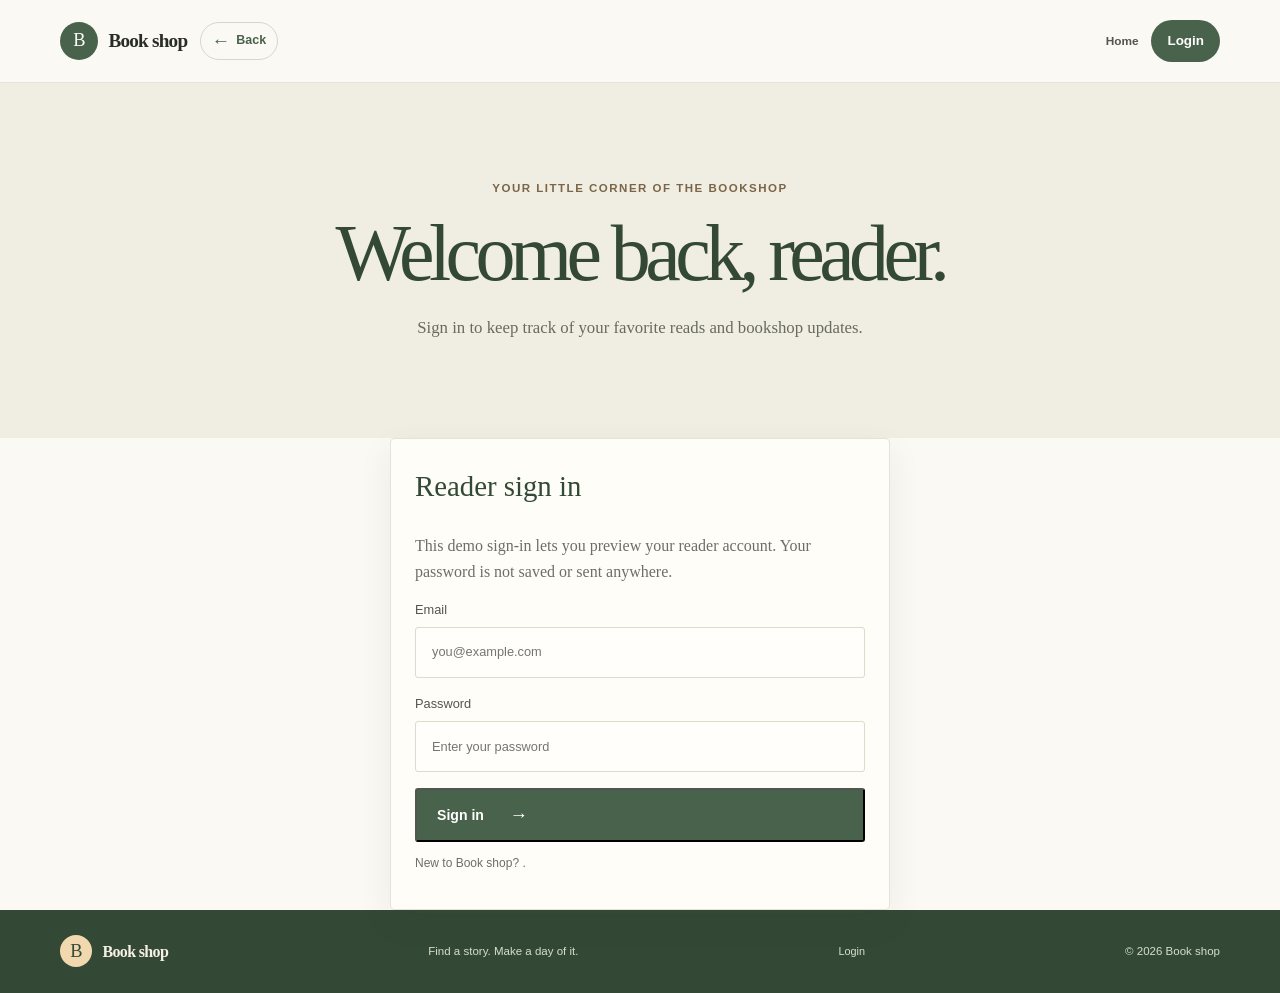
<file: about.html>
<!DOCTYPE html>
<html lang="en">
  <head>
    <meta charset="UTF-8" />
    <meta name="viewport" content="width=device-width, initial-scale=1.0" />
    <title>Our Story | Book shop</title>
    <link rel="stylesheet" href="css/style.css" />
    <script src="js/script.js" defer></script>
  </head>
  <body class="bookstore auth-required">
    <header class="site-header"><div class="container book-nav">
      <a href="index.html" class="book-brand" aria-label="Book shop home"><span class="book-brand-icon">B</span><span>Book shop</span></a>
      <a class="back-home" href="index.html" aria-label="Go back to the bookshop homepage"><span aria-hidden="true">←</span><span class="back-home-label">Back</span></a>
      <button class="nav-toggle" aria-label="Toggle navigation" aria-expanded="false">☰</button>
      <nav class="nav-links" aria-label="Main navigation"><a href="index.html">Home</a><a href="about.html" aria-current="page">About</a><a href="services.html">Services</a><a href="contact.html">Contact</a><a href="gallery.html">Gallery</a><a href="products.html">Products</a><a href="blog.html">Blog</a><a href="team.html">Team</a><a href="feedback.html">Feedback</a></nav>
      <div class="book-nav-actions"><a class="account-link" href="login.html" hidden>Account</a><a class="bag-link" href="login.html">Login</a></div>
    </div></header>
    <!-- About page: explains the bookshop and its approach to selecting books. -->
    <main class="shop-page">
      <section class="shop-page-hero"><p class="book-eyebrow">A little about our bookshop</p><h1>Books bring us together.</h1><p>Book shop is an independent bookshop for readers who love a good recommendation, a quiet browse, and the feeling of finding exactly the right book.</p></section>
      <section class="shop-content">
        <div class="shop-story-grid">
          <article class="shop-story-card"><span class="shop-card-mark">✳</span><h2>Our shelves, chosen with care</h2><p>We select every title with curious readers in mind: page-turning fiction, thoughtful non-fiction, poetry to return to, and books that make you see familiar things differently.</p></article>
          <article class="shop-story-card"><span class="shop-card-mark">♡</span><h2>A bookshop with a human touch</h2><p>We believe choosing a book should feel personal. Our booksellers are here to share recommendations, help with gifts, and make room for every kind of reader.</p></article>
        </div>
        <div class="shop-callout"><p class="book-eyebrow">There's always room for one more story</p><h2>Come browse a while.</h2><a class="book-button" href="index.html#books">Explore the shelves <span aria-hidden="true">→</span></a></div>
      </section>
    </main>
    <footer class="book-footer"><div class="container book-footer-inner"><a href="index.html" class="book-brand"><span class="book-brand-icon">B</span><span>Book shop</span></a><p>Find a story. Make a day of it.</p><nav class="book-footer-nav" aria-label="Explore the bookshop"><a href="about.html">About</a><a href="services.html">Services</a><a href="contact.html">Contact</a><a href="gallery.html">Gallery</a><a href="products.html">Products</a><a href="blog.html">Blog</a><a href="team.html">Team</a><a href="feedback.html">Feedback</a><a href="login.html">Login</a></nav><span>© <span id="year"></span> Book shop</span></div></footer>
  </body>
</html>
</file>
<file: css/style.css>
:root {
  --bg: #f6f8fc;
  --bg-strong: #0f172a;
  --card: #ffffff;
  --primary: #4f46e5;
  --primary-dark: #3730a3;
  --secondary: #14b8a6;
  --text: #1e293b;
  --muted: #64748b;
  --border: rgba(148, 163, 184, 0.28);
  --shadow: 0 18px 40px rgba(15, 23, 42, 0.12);
}

* {
  box-sizing: border-box;
}

html {
  scroll-behavior: smooth;
}

body {
  margin: 0;
  font-family: Arial, Helvetica, sans-serif;
  background: var(--bg);
  color: var(--text);
  line-height: 1.6;
}

a {
  color: inherit;
  text-decoration: none;
}

img {
  max-width: 100%;
  display: block;
}

.container {
  width: min(1120px, calc(100% - 2rem));
  margin: 0 auto;
}

.site-header {
  position: sticky;
  top: 0;
  z-index: 20;
  backdrop-filter: blur(14px);
  background: rgba(255, 255, 255, 0.9);
  border-bottom: 1px solid var(--border);
}

.nav-wrap {
  display: flex;
  align-items: center;
  justify-content: space-between;
  min-height: 76px;
  gap: 1rem;
}

.brand {
  display: inline-flex;
  align-items: center;
  gap: 0.75rem;
  font-size: 1.4rem;
  font-weight: 800;
}

.brand-mark {
  width: 40px;
  height: 40px;
  display: inline-flex;
  align-items: center;
  justify-content: center;
  background: linear-gradient(135deg, var(--primary), var(--secondary));
  color: white;
  border-radius: 12px;
  box-shadow: var(--shadow);
}

.nav-links {
  display: flex;
  align-items: center;
  gap: 1rem;
  font-weight: 600;
}

.nav-links a {
  color: var(--muted);
  transition: color 0.2s ease;
}

.nav-links a:hover,
.nav-links a:focus-visible {
  color: var(--primary);
}

.nav-toggle {
  display: none;
  border: 1px solid var(--border);
  background: var(--card);
  font-size: 1.5rem;
  padding: 0.3rem 0.7rem;
  border-radius: 10px;
}

.btn {
  display: inline-flex;
  align-items: center;
  justify-content: center;
  padding: 0.9rem 1.4rem;
  border-radius: 999px;
  font-weight: 700;
  border: none;
  cursor: pointer;
  transition: transform 0.2s ease, box-shadow 0.2s ease;
}

.btn:hover {
  transform: translateY(-1px);
}

.btn-primary {
  background: linear-gradient(135deg, var(--primary), #6366f1);
  color: white;
  box-shadow: 0 12px 24px rgba(79, 70, 229, 0.25);
}

.btn-secondary {
  background: rgba(20, 184, 166, 0.12);
  color: var(--primary-dark);
}

.hero {
  padding: 5.5rem 0 3.5rem;
  background: radial-gradient(circle at top left, rgba(79, 70, 229, 0.12), transparent 38%), 
              linear-gradient(180deg, rgba(255,255,255,0.7), rgba(246,248,252,1));
}

.hero-grid,
.feature-grid,
.stats-grid,
.pricing-grid,
.contact-grid,
.page-grid,
.blog-grid,
.gallery-grid,
.team-grid,
.faq-grid {
  display: grid;
  gap: 1.5rem;
}

.hero-grid {
  grid-template-columns: 1.1fr 0.9fr;
  align-items: center;
}

.hero-copy h1 {
  font-size: clamp(2.4rem, 4vw, 4rem);
  line-height: 1.12;
  margin: 0 0 1rem;
}

.hero-copy p,
.lead,
.page-copy p,
.card p,
.contact-card p,
.login-card p,
.blog-card p,
.gallery-card p,
.faq-item p {
  color: var(--muted);
}

.hero-actions {
  display: flex;
  flex-wrap: wrap;
  gap: 1rem;
  margin: 2rem 0 1.5rem;
}

.badge {
  display: inline-flex;
  align-items: center;
  gap: 0.5rem;
  background: rgba(79, 70, 229, 0.08);
  color: var(--primary-dark);
  border: 1px solid rgba(79, 70, 229, 0.14);
  padding: 0.5rem 0.9rem;
  border-radius: 999px;
  font-weight: 700;
}

.hero-visual {
  background: linear-gradient(160deg, #edf2ff 0%, #dbeafe 100%);
  border-radius: 28px;
  padding: 1.5rem;
  box-shadow: var(--shadow);
  border: 1px solid rgba(148, 163, 184, 0.15);
}

.screen-card {
  background: white;
  border-radius: 22px;
  padding: 1.2rem;
}

.dashboard-top {
  display: flex;
  justify-content: space-between;
  align-items: center;
  margin-bottom: 1.4rem;
}

.dots {
  display: flex;
  gap: 0.5rem;
}

.dot {
  width: 10px;
  height: 10px;
  border-radius: 50%;
  background: #cbd5e1;
}

.dot:nth-child(1) { background: #fca5a5; }
.dot:nth-child(2) { background: #fcd34d; }
.dot:nth-child(3) { background: #86efac; }

.mini-stats {
  display: grid;
  grid-template-columns: repeat(3, minmax(0, 1fr));
  gap: 0.85rem;
}

.stat-box {
  background: var(--bg);
  border-radius: 16px;
  padding: 1rem;
}

.stat-box strong {
  display: block;
  font-size: 1.4rem;
}

.section {
  padding: 5rem 0;
}

.section-header {
  max-width: 620px;
  margin: 0 auto 2.2rem;
  text-align: center;
}

.section-header h2 {
  font-size: clamp(2rem, 3vw, 2.8rem);
  margin: 0 0 0.7rem;
}

.feature-grid,
.stats-grid,
.pricing-grid,
.team-grid,
.blog-grid,
.gallery-grid,
.faq-grid {
  grid-template-columns: repeat(3, minmax(0, 1fr));
}

.card,
.stat,
.pricing-card,
.employee-card,
.blog-card,
.gallery-card,
.faq-item,
.contact-card,
.login-card,
.page-card {
  background: var(--card);
  border: 1px solid var(--border);
  border-radius: 22px;
  box-shadow: 0 14px 32px rgba(15, 23, 42, 0.04);
}

.card,
.pricing-card,
.blog-card,
.gallery-card,
.faq-item,
.page-card,
.login-card,
.contact-card {
  padding: 1.5rem;
}

.feature-icon,
.stat-icon {
  width: 52px;
  height: 52px;
  display: inline-flex;
  align-items: center;
  justify-content: center;
  margin-bottom: 0.9rem;
  background: rgba(79, 70, 229, 0.1);
  color: var(--primary);
  border-radius: 16px;
  font-size: 1.4rem;
  font-weight: 700;
}

.stat {
  padding: 1.5rem;
  text-align: center;
}

.stat strong {
  display: block;
  font-size: 2rem;
  margin-bottom: 0.2rem;
}

.pricing-card {
  padding: 2rem 1.5rem;
  position: relative;
}

.pricing-card.featured {
  border-color: rgba(79, 70, 229, 0.35);
  background: linear-gradient(180deg, rgba(79,70,229,0.04), rgba(255,255,255,1));
}

.price {
  font-size: 2.6rem;
  font-weight: 800;
  margin: 0.5rem 0;
}

.price span {
  font-size: 1rem;
  color: var(--muted);
}

.list {
  list-style: none;
  margin: 1.4rem 0 0;
  padding: 0;
  display: grid;
  gap: 0.7rem;
  color: var(--muted);
}

.list li::before {
  content: "✓";
  color: var(--secondary);
  font-weight: 700;
  margin-right: 0.6rem;
}

.cta {
  margin-top: 3rem;
  padding: 1.5rem;
  background: linear-gradient(135deg, var(--bg-strong), #1d4ed8);
  color: #fff;
  border-radius: 24px;
  text-align: center;
}

.cta h3 {
  font-size: clamp(1.8rem, 3vw, 2.5rem);
  margin-bottom: 0.7rem;
}

.page-header {
  padding: 4.5rem 0 2.6rem;
  background: linear-gradient(180deg, rgba(79,70,229,0.08), rgba(246,248,252,1));
}

.page-hero {
  display: grid;
  grid-template-columns: 1.1fr 0.9fr;
  align-items: center;
  gap: 2rem;
}

.page-copy h1 {
  margin: 0 0 0.75rem;
  font-size: clamp(2.2rem, 4vw, 3.6rem);
}

.page-visual {
  background: linear-gradient(135deg, rgba(79,70,229,0.14), rgba(20,184,166,0.12));
  border: 1px solid var(--border);
  border-radius: 24px;
  min-height: 250px;
  display: flex;
  align-items: center;
  justify-content: center;
  color: var(--primary-dark);
  font-size: 4rem;
  font-weight: 800;
}

.page-grid,
.contact-grid {
  grid-template-columns: repeat(2, minmax(0, 1fr));
}

.page-card {
  min-height: 100%;
}

.contact-card {
  min-height: 100%;
}

.contact-form,
.login-form {
  display: grid;
  gap: 1rem;
}

.input, .textarea {
  width: 100%;
  padding: 0.9rem 1rem;
  border-radius: 12px;
  border: 1px solid var(--border);
  background: #fff;
  font: inherit;
}

.textarea {
  min-height: 130px;
  resize: vertical;
}

.form-row {
  display: grid;
  grid-template-columns: repeat(2, minmax(0, 1fr));
  gap: 1rem;
}

.login-shell {
  min-height: calc(100vh - 150px);
  display: grid;
  place-items: center;
  padding: 4rem 0;
}

.login-card {
  width: min(500px, 100%);
}

.login-meta {
  display: flex;
  justify-content: space-between;
  gap: 1rem;
  align-items: center;
  margin-bottom: 1rem;
}

.inline-link {
  color: var(--primary);
  font-weight: 700;
}

.footer {
  background: var(--bg-strong);
  color: rgba(255,255,255,0.8);
  padding: 2rem 0;
}

.footer-inner {
  display: flex;
  justify-content: space-between;
  align-items: center;
  gap: 1rem;
  flex-wrap: wrap;
}

.footer-nav {
  display: flex;
  gap: 1rem;
  flex-wrap: wrap;
}

@media (max-width: 850px) {
  .hero-grid,
  .page-hero,
  .page-grid,
  .contact-grid,
  .feature-grid,
  .stats-grid,
  .pricing-grid,
  .team-grid,
  .blog-grid,
  .gallery-grid,
  .faq-grid {
    grid-template-columns: 1fr;
  }

  .nav-toggle {
    display: block;
  }

  .nav-links {
    position: absolute;
    top: 76px;
    left: 1rem;
    right: 1rem;
    display: none;
    flex-direction: column;
    align-items: flex-start;
    background: rgba(255,255,255,0.98);
    border: 1px solid var(--border);
    border-radius: 16px;
    padding: 1rem;
    box-shadow: var(--shadow);
  }

  .nav-links.open {
    display: flex;
  }

  .nav-wrap .btn {
    display: none;
  }
}

/* Book shop storefront theme */
.bookstore {
  --bg: #f7f3eb;
  --card: #fffdf8;
  --primary: #49624b;
  --primary-dark: #334936;
  --secondary: #c9825a;
  --text: #282d25;
  --muted: #73756a;
  --border: rgba(68, 75, 58, 0.16);
  --shadow: 0 22px 55px rgba(48, 47, 35, 0.14);
  background: #fbf9f4;
  color: var(--text);
  font-family: Georgia, "Times New Roman", serif;
}

.bookstore .container {
  width: min(1160px, calc(100% - 3rem));
}

.bookstore .site-header {
  background: rgba(251, 249, 244, 0.96);
  border-bottom-color: rgba(68, 75, 58, 0.12);
}

.book-nav {
  min-height: 82px;
  display: flex;
  align-items: center;
  justify-content: space-between;
  gap: 0.8rem;
  position: relative;
}

.book-brand {
  display: inline-flex;
  align-items: center;
  gap: 0.65rem;
  font-size: 1.2rem;
  font-weight: 700;
  letter-spacing: -0.04em;
  white-space: nowrap;
}

.book-brand i {
  color: #b97550;
  font-weight: 400;
}

.book-brand-icon {
  width: 38px;
  height: 38px;
  display: grid;
  place-items: center;
  border-radius: 50%;
  background: #49624b;
  color: #fffdf8;
  font-size: 1.15rem;
  font-weight: 400;
}

.back-home {
  display: inline-flex;
  align-items: center;
  justify-content: center;
  gap: 0.4rem;
  min-height: 38px;
  padding: 0.45rem 0.65rem;
  border: 1px solid rgba(68, 75, 58, 0.2);
  border-radius: 999px;
  color: #49624b;
  font-family: Arial, Helvetica, sans-serif;
  font-size: 0.78rem;
  font-weight: 700;
  white-space: nowrap;
  transition: background 0.18s ease, color 0.18s ease, border-color 0.18s ease;
}

.back-home > span:first-child {
  font-size: 1.15rem;
  line-height: 1;
}

.back-home:hover,
.back-home:focus-visible {
  border-color: #49624b;
  background: #49624b;
  color: #fffdf8;
}

.bookstore .nav-links {
  flex: 1 1 auto;
  justify-content: flex-end;
  flex-wrap: wrap;
  gap: 0.35rem 0.7rem;
  font-family: Arial, Helvetica, sans-serif;
  font-size: 0.74rem;
}

.bookstore .nav-links a {
  white-space: nowrap;
}

.bookstore .nav-links a {
  color: #52564d;
}

.bookstore .nav-links a:hover,
.bookstore .nav-links a:focus-visible,
.account-link:hover {
  color: #b97550;
}

.book-nav-actions {
  display: flex;
  align-items: center;
  gap: 0.65rem;
  font-family: Arial, Helvetica, sans-serif;
  font-size: 0.84rem;
  font-weight: 700;
}

.account-link {
  color: #52564d;
}

.book-nav-actions .account-link:not([hidden]) {
  display: inline-flex;
}

.book-nav-actions .bag-link[hidden] {
  display: none;
}

.bag-link {
  display: inline-flex;
  align-items: center;
  gap: 0.5rem;
  color: #fff;
  background: #49624b;
  border-radius: 999px;
  padding: 0.65rem 1rem;
}

#bag-count {
  width: 21px;
  height: 21px;
  display: grid;
  place-items: center;
  color: #334936;
  background: #f4d8ac;
  border-radius: 50%;
  font-size: 0.72rem;
}

.bookstore .nav-toggle {
  color: #334936;
  border-color: var(--border);
  cursor: pointer;
}

body.auth-required {
  visibility: hidden;
}

html:not(.authenticated) a[href="about.html"],
html:not(.authenticated) a[href="blog.html"],
html:not(.authenticated) a[href="contact.html"],
html:not(.authenticated) a[href="feedback.html"],
html:not(.authenticated) a[href="gallery.html"],
html:not(.authenticated) a[href="products.html"],
html:not(.authenticated) a[href="services.html"],
html:not(.authenticated) a[href="team.html"] {
  display: none !important;
}

.book-hero {
  overflow: hidden;
  background: #f0ede2;
  padding: 4.2rem 0 4.5rem;
}

.book-hero-grid {
  min-height: 470px;
  display: grid;
  grid-template-columns: 1fr 0.9fr;
  align-items: center;
  gap: 3rem;
}

.book-eyebrow {
  margin: 0 0 1rem;
  color: #7b6547;
  font-family: Arial, Helvetica, sans-serif;
  font-size: 0.72rem;
  font-weight: 700;
  letter-spacing: 0.13em;
  text-transform: uppercase;
}

.book-hero-copy .book-eyebrow span {
  margin-right: 0.4rem;
  color: #b97550;
}

.book-hero h1 {
  max-width: 640px;
  margin: 0;
  color: #334936;
  font-size: clamp(3.4rem, 7.5vw, 6.7rem);
  font-weight: 400;
  letter-spacing: -0.07em;
  line-height: 0.94;
}

.book-hero-description {
  max-width: 440px;
  margin: 1.4rem 0 1.7rem;
  color: #686a5f;
  font-size: 1.08rem;
  line-height: 1.8;
}

.book-button {
  min-height: 50px;
  display: inline-flex;
  align-items: center;
  gap: 1.6rem;
  padding: 0.85rem 1.25rem;
  border-radius: 3px;
  background: #49624b;
  color: white;
  font-family: Arial, Helvetica, sans-serif;
  font-size: 0.88rem;
  font-weight: 700;
  transition: background 0.2s ease, transform 0.2s ease;
}

.book-button:hover {
  background: #334936;
  transform: translateY(-2px);
}

.book-button span {
  font-size: 1.15rem;
}

.book-note {
  margin: 0.8rem 0 0;
  color: #77776d;
  font-family: Arial, Helvetica, sans-serif;
  font-size: 0.75rem;
}

.book-hero-art {
  min-height: 405px;
  position: relative;
  display: flex;
  align-items: flex-end;
  justify-content: center;
  padding: 0 2rem 5.1rem;
  isolation: isolate;
}

.hero-sun {
  width: 260px;
  height: 260px;
  position: absolute;
  top: 0;
  right: 12%;
  z-index: -1;
  background: #e8c89f;
  border-radius: 50%;
}

.hero-shelf {
  width: 100%;
  height: 18px;
  position: absolute;
  bottom: 4.35rem;
  left: 0;
  z-index: 1;
  border-radius: 2px;
  background: #8d674a;
  box-shadow: 0 10px 0 #d5c7ae;
}

.hero-book {
  width: 145px;
  height: 250px;
  position: relative;
  z-index: 2;
  display: flex;
  flex-direction: column;
  align-items: center;
  justify-content: space-between;
  padding: 2rem 0.8rem 1.3rem;
  color: #f7edcf;
  box-shadow: 7px 9px 16px rgba(40, 35, 25, 0.18), inset 8px 0 rgba(0, 0, 0, 0.08);
  text-align: center;
  transform-origin: bottom center;
}

.hero-book span {
  font-size: 1.45rem;
  line-height: 1.05;
}

.hero-book small {
  font-family: Arial, Helvetica, sans-serif;
  font-size: 0.52rem;
  letter-spacing: 0.1em;
}

.hero-book-one {
  height: 229px;
  background: #bc7255;
  transform: rotate(-8deg);
}

.hero-book-two {
  height: 264px;
  background: #455e49;
  transform: rotate(3deg);
}

.hero-book-three {
  height: 239px;
  background: #d3a855;
  color: #3f4a35;
  transform: rotate(9deg);
}

.hero-book-three span {
  font-size: 1.7rem;
}

.hero-flower {
  position: absolute;
  top: 45px;
  left: 14%;
  color: #63764f;
  font-size: 3rem;
}

.art-caption {
  position: absolute;
  right: 0;
  bottom: 0.2rem;
  margin: 0;
  color: #73756a;
  font-size: 0.88rem;
  font-style: italic;
  line-height: 1.35;
}

.book-benefits {
  border-bottom: 1px solid rgba(68, 75, 58, 0.12);
  background: #fbf9f4;
}

.benefits-row {
  min-height: 74px;
  display: flex;
  align-items: center;
  justify-content: space-between;
  gap: 1rem;
  color: #66695e;
  font-family: Arial, Helvetica, sans-serif;
  font-size: 0.78rem;
}

.benefits-row b {
  margin-right: 0.35rem;
  color: #b97550;
}

.book-section {
  padding: 5.6rem 0 6rem;
}

.book-section-heading {
  display: flex;
  align-items: flex-end;
  justify-content: space-between;
  gap: 2rem;
  margin-bottom: 1.8rem;
}

.book-section-heading .book-eyebrow {
  margin-bottom: 0.35rem;
}

.book-section-heading h2,
.mood-section h2,
.book-about h2 {
  margin: 0;
  color: #334936;
  font-size: clamp(2.5rem, 5vw, 4rem);
  font-weight: 400;
  letter-spacing: -0.06em;
  line-height: 1.05;
}

.book-search {
  width: min(310px, 100%);
  min-height: 46px;
  display: flex;
  align-items: center;
  gap: 0.6rem;
  padding: 0 0.9rem;
  border: 1px solid #dcd8cb;
  border-radius: 3px;
  background: #fffdf8;
  color: #77776d;
  font-family: Arial, Helvetica, sans-serif;
  font-size: 1.25rem;
}

.book-search input {
  width: 100%;
  border: 0;
  outline: 0;
  background: transparent;
  color: #282d25;
  font-family: Arial, Helvetica, sans-serif;
  font-size: 0.78rem;
}

.book-search:focus-within {
  border-color: #49624b;
  box-shadow: 0 0 0 3px rgba(73, 98, 75, 0.12);
}

.book-filters {
  display: flex;
  flex-wrap: wrap;
  gap: 0.55rem;
  margin-bottom: 1rem;
}

.filter-chip {
  padding: 0.55rem 0.95rem;
  border: 1px solid #dedacc;
  border-radius: 999px;
  background: transparent;
  color: #66695e;
  cursor: pointer;
  font-family: Arial, Helvetica, sans-serif;
  font-size: 0.75rem;
  transition: all 0.18s ease;
}

.filter-chip:hover,
.filter-chip.active {
  border-color: #49624b;
  background: #49624b;
  color: white;
}

.book-results {
  min-height: 1.2rem;
  margin: 0 0 0.4rem;
  color: #77776d;
  font-family: Arial, Helvetica, sans-serif;
  font-size: 0.74rem;
}

.book-grid {
  display: grid;
  grid-template-columns: repeat(4, minmax(0, 1fr));
  gap: 1.5rem;
}

.products-grid {
  grid-template-columns: repeat(3, minmax(0, 1fr));
  row-gap: 2.5rem;
}

.book-card {
  min-width: 0;
}

.products-grid .book-card {
  padding: 1rem;
  border: 1px solid rgba(68, 75, 58, 0.13);
  border-radius: 4px;
  background: #fffdf8;
}

.products-grid .book-cover {
  aspect-ratio: 0.9;
}

.products-grid .book-info h2 {
  margin: 0.45rem 0 0.22rem;
  color: #30392e;
  font-size: 1.18rem;
  font-weight: 400;
  line-height: 1.3;
}

.product-description {
  min-height: 3.5em;
  margin: 0.7rem 0 0;
  color: #6d6e64;
  font-size: 0.87rem;
  line-height: 1.5;
}

.product-link {
  text-decoration: none;
}

.cover-kindred {
  background: linear-gradient(145deg, #617b73, #324e4c);
}

.cover-orbit {
  background: linear-gradient(145deg, #d6bd89, #8e9b71);
  color: #354638;
}

.cover-orbit .cover-title {
  font-size: clamp(1.3rem, 2vw, 2rem);
}

.book-cover {
  aspect-ratio: 0.76;
  position: relative;
  display: flex;
  flex-direction: column;
  align-items: center;
  justify-content: center;
  overflow: hidden;
  padding: 1.3rem;
  color: #fff7dd;
  box-shadow: 8px 9px 18px rgba(43, 42, 32, 0.12), inset 10px 0 rgba(0, 0, 0, 0.1);
  text-align: center;
  transition: transform 0.25s ease, box-shadow 0.25s ease;
}

.book-card:hover .book-cover {
  transform: translateY(-5px) rotate(-1deg);
  box-shadow: 12px 16px 22px rgba(43, 42, 32, 0.16), inset 10px 0 rgba(0, 0, 0, 0.1);
}

.cover-title {
  font-size: clamp(1.35rem, 2vw, 2rem);
  line-height: 1.02;
}

.cover-author {
  position: absolute;
  bottom: 1.35rem;
  font-family: Arial, Helvetica, sans-serif;
  font-size: 0.58rem;
  letter-spacing: 0.12em;
}

.cover-midnight {
  justify-content: center;
  background: linear-gradient(155deg, #1d3142, #40575c 55%, #c77b53);
}

.cover-midnight .cover-title {
  margin-top: 1.2rem;
  color: #f7dfb0;
  font-size: clamp(1.55rem, 2.4vw, 2.35rem);
}

.cover-stars {
  position: absolute;
  top: 2rem;
  color: #eacb8b;
  letter-spacing: 0.4em;
}

.cover-sweetgrass {
  background: linear-gradient(145deg, #d6bd89, #8e9b71);
  color: #354638;
}

.cover-sweetgrass .cover-title {
  z-index: 1;
  font-size: clamp(1.55rem, 2.3vw, 2.3rem);
}

.cover-ornament {
  margin-bottom: 0.5rem;
  color: #f7edcf;
  font-size: 3.5rem;
}

.cover-subtitle {
  margin-top: 0.8rem;
  font-family: Arial, Helvetica, sans-serif;
  font-size: 0.52rem;
  letter-spacing: 0.08em;
  line-height: 1.5;
}

.cover-sweetgrass .cover-author {
  color: #354638;
}

.cover-tomorrow {
  background: linear-gradient(145deg, #e0a4a0, #bd6c69);
}

.cover-tomorrow .cover-title {
  color: #fff7e6;
  font-size: clamp(1.35rem, 2vw, 2rem);
}

.cover-devotions {
  background: linear-gradient(150deg, #b6c09a, #657954);
}

.cover-leaf {
  margin-bottom: 0.6rem;
  color: #e7d7ad;
  font-size: 4rem;
  line-height: 1;
}

.cover-devotions .cover-title {
  font-size: clamp(1.8rem, 2.8vw, 2.5rem);
}

.cover-devotions .cover-subtitle {
  color: #f7edcf;
}

.book-info {
  padding: 1.1rem 0.1rem 0;
}

.book-genre,
.book-byline {
  margin: 0;
  color: #77776d;
  font-family: Arial, Helvetica, sans-serif;
  font-size: 0.69rem;
}

.book-info h3 {
  margin: 0.45rem 0 0.22rem;
  color: #30392e;
  font-size: 1.12rem;
  font-weight: 400;
  line-height: 1.3;
}

.book-byline {
  font-size: 0.75rem;
}

.book-buy-row {
  display: flex;
  align-items: center;
  justify-content: space-between;
  gap: 0.5rem;
  margin-top: 0.9rem;
  font-family: Arial, Helvetica, sans-serif;
  font-size: 0.82rem;
}

.add-book {
  display: inline-flex;
  align-items: center;
  gap: 0.35rem;
  padding: 0.5rem 0.65rem;
  border: 1px solid #cdd2c2;
  border-radius: 2px;
  background: transparent;
  color: #405743;
  cursor: pointer;
  font: inherit;
  font-size: 0.7rem;
  transition: background 0.2s ease, color 0.2s ease;
}

.add-book:hover {
  background: #49624b;
  color: white;
}

.no-books {
  padding: 2.5rem 0;
  color: #77776d;
  text-align: center;
}

.gallery-grid {
  display: grid;
  grid-template-columns: repeat(3, minmax(0, 1fr));
  gap: 1.25rem;
}

.gallery-photo {
  min-width: 0;
  margin: 0;
  overflow: hidden;
  border: 1px solid rgba(68, 75, 58, 0.16);
  border-radius: 4px;
  background: #fffdf8;
}

.gallery-photo img {
  width: 100%;
  aspect-ratio: 1.35;
  object-fit: cover;
  transition: transform 0.3s ease;
}

.gallery-photo:hover img {
  transform: scale(1.035);
}

.gallery-photo figcaption {
  padding: 1.2rem;
}

.gallery-photo h2 {
  margin: 0;
  color: #334936;
  font-size: 1.35rem;
  font-weight: 400;
}

.gallery-photo p {
  margin: 0.4rem 0 0;
  color: #6d6e64;
  line-height: 1.55;
}

.mood-section {
  padding: 5.5rem 0;
  background: #e8e9dc;
}

.mood-layout {
  display: grid;
  grid-template-columns: 0.9fr 1.1fr;
  gap: 4rem;
  align-items: center;
}

.mood-section h2 {
  font-size: clamp(2.8rem, 5vw, 4.5rem);
}

.mood-section > .container > div:first-child > p:last-child {
  max-width: 350px;
  margin: 1.2rem 0 0;
  color: #6a6d61;
  line-height: 1.7;
}

.mood-links {
  border-top: 1px solid rgba(68, 75, 58, 0.22);
}

.mood-links a {
  display: grid;
  grid-template-columns: 2.7rem 1fr 1.5rem;
  align-items: center;
  gap: 0.8rem;
  padding: 1.35rem 0;
  border-bottom: 1px solid rgba(68, 75, 58, 0.22);
  color: #334936;
  font-size: clamp(1rem, 1.8vw, 1.35rem);
  transition: padding 0.2s ease;
}

.mood-links a:hover {
  padding-right: 0.4rem;
  padding-left: 0.4rem;
}

.mood-links a span {
  color: #898b7d;
  font-family: Arial, Helvetica, sans-serif;
  font-size: 0.68rem;
}

.mood-links a b {
  color: #b97550;
  font-family: Arial, Helvetica, sans-serif;
  font-weight: 400;
}

.book-about {
  padding: 6rem 0;
  background: #fbf9f4;
  text-align: center;
}

.about-inner {
  max-width: 760px;
  position: relative;
}

.about-sparkle {
  display: block;
  margin-bottom: 0.9rem;
  color: #b97550;
  font-size: 1.7rem;
}

.book-about h2 {
  margin: 0 auto;
  font-size: clamp(2.6rem, 5vw, 4.4rem);
}

.book-about .container > p:not(.book-eyebrow) {
  max-width: 590px;
  margin: 1.3rem auto 1.5rem;
  color: #6d6e64;
  line-height: 1.8;
}

.about-link {
  display: inline-flex;
  gap: 0.65rem;
  align-items: center;
  color: #49624b;
  font-family: Arial, Helvetica, sans-serif;
  font-size: 0.82rem;
  font-weight: 700;
}

.about-link:hover {
  color: #b97550;
}

.book-discover {
  padding: 4.5rem 0 5rem;
  background: #f0ede2;
}

.book-discover .book-section-heading {
  margin-bottom: 1.8rem;
}

.discover-intro {
  max-width: 320px;
  margin: 0;
  color: #686a5f;
  font-size: 0.95rem;
  line-height: 1.65;
}

.discover-grid {
  display: grid;
  grid-template-columns: repeat(3, minmax(0, 1fr));
  gap: 0.8rem;
}

.discover-card {
  min-height: 104px;
  display: grid;
  grid-template-columns: 2rem 1fr 1.25rem;
  align-items: center;
  gap: 0.7rem;
  padding: 1rem 1.15rem;
  border: 1px solid rgba(68, 75, 58, 0.16);
  border-radius: 3px;
  background: #fbf9f4;
  color: #334936;
  transition: background 0.18s ease, transform 0.18s ease, border-color 0.18s ease;
}

.discover-card:hover,
.discover-card:focus-visible {
  transform: translateY(-2px);
  border-color: #49624b;
  background: #fffdf8;
}

.discover-card span {
  color: #898b7d;
  font-family: Arial, Helvetica, sans-serif;
  font-size: 0.68rem;
}

.discover-card strong {
  font-size: 1.05rem;
  font-weight: 400;
}

.discover-card b {
  color: #b97550;
  font-family: Arial, Helvetica, sans-serif;
  font-size: 1rem;
  font-weight: 400;
  text-align: right;
}

.book-footer {
  padding: 1.6rem 0;
  background: #334936;
  color: #f5f0e5;
}

.book-footer-inner {
  display: flex;
  align-items: center;
  justify-content: space-between;
  gap: 1rem;
}

.book-footer .book-brand {
  font-size: 1rem;
}

.book-footer .book-brand-icon {
  width: 32px;
  height: 32px;
  background: #f2d8af;
  color: #334936;
}

.book-footer p,
.book-footer-inner > span {
  margin: 0;
  color: #d7ddce;
  font-family: Arial, Helvetica, sans-serif;
  font-size: 0.72rem;
}

.book-footer-nav {
  display: flex;
  flex-wrap: wrap;
  gap: 0.45rem 0.9rem;
  font-family: Arial, Helvetica, sans-serif;
  font-size: 0.68rem;
}

.book-footer-nav a {
  color: #d7ddce;
}

.book-footer-nav a:hover,
.book-footer-nav a:focus-visible {
  color: #f2d8af;
}

.visually-hidden {
  width: 1px;
  height: 1px;
  position: absolute;
  overflow: hidden;
  clip: rect(0, 0, 0, 0);
  white-space: nowrap;
  clip-path: inset(50%);
}

@media (max-width: 850px) {
  .book-nav {
    min-height: 72px;
  }

  .bookstore .nav-toggle {
    display: block;
    order: 3;
  }

  .bookstore .nav-links {
    top: 65px;
    left: auto;
    right: 0;
    width: min(16rem, calc(100vw - 2rem));
    z-index: 5;
    display: none;
    align-items: stretch;
    gap: 0;
    padding: 0.5rem 1rem;
    border: 1px solid var(--border);
    border-radius: 5px;
    background: #fbf9f4;
    box-shadow: var(--shadow);
  }

  .bookstore .nav-links.open {
    display: flex;
  }

  .bookstore .nav-links a {
    padding: 0.7rem 0;
    text-align: right;
  }

  .book-nav-actions {
    margin-left: auto;
  }

  .book-hero {
    padding: 3.4rem 0;
  }

  .book-hero-grid {
    grid-template-columns: 1fr 0.8fr;
    gap: 1.5rem;
  }

  .book-hero-art {
    min-height: 330px;
    padding-right: 0;
    padding-left: 0;
  }

  .hero-book {
    width: 110px;
    height: 215px;
  }

  .hero-book-one {
    height: 190px;
  }

  .hero-book-two {
    height: 225px;
  }

  .hero-book-three {
    height: 200px;
  }

  .book-grid {
    grid-template-columns: repeat(2, minmax(0, 1fr));
    column-gap: 1.2rem;
    row-gap: 2rem;
  }

  .products-grid,
  .gallery-grid {
    grid-template-columns: repeat(2, minmax(0, 1fr));
  }
}

@media (max-width: 600px) {
  .bookstore .container {
    width: min(100% - 2rem, 440px);
  }

  .book-brand {
    gap: 0.45rem;
    font-size: 1rem;
  }

  .back-home {
    width: 36px;
    min-width: 36px;
    min-height: 36px;
    padding: 0;
  }

  .back-home-label {
    display: none;
  }

  .book-brand-icon {
    width: 34px;
    height: 34px;
  }

  .book-nav {
    gap: 0.65rem;
  }

  .book-nav-actions {
    gap: 0.6rem;
  }

  .account-link {
    display: none;
  }

  .bag-link {
    padding: 0.55rem 0.7rem;
  }

  .book-hero {
    padding: 3.3rem 0 2rem;
  }

  .book-hero-grid {
    grid-template-columns: 1fr;
    gap: 0.6rem;
  }

  .book-hero h1 {
    font-size: clamp(3.7rem, 16vw, 5.5rem);
  }

  .book-hero-description {
    max-width: 370px;
    font-size: 0.97rem;
  }

  .book-hero-art {
    width: min(100%, 390px);
    min-height: 315px;
    margin: 0 auto;
    padding-bottom: 4.4rem;
  }

  .hero-sun {
    width: 215px;
    height: 215px;
    right: 18%;
  }

  .hero-shelf {
    bottom: 3.8rem;
  }

  .hero-book {
    width: 100px;
    height: 198px;
  }

  .hero-book-one {
    height: 176px;
  }

  .hero-book-two {
    height: 205px;
  }

  .hero-book-three {
    height: 185px;
  }

  .hero-book span {
    font-size: 1.2rem;
  }

  .art-caption {
    bottom: 0;
  }

  .benefits-row {
    min-height: auto;
    flex-direction: column;
    align-items: flex-start;
    gap: 0.55rem;
    padding-top: 1rem;
    padding-bottom: 1rem;
  }

  .book-section {
    padding: 4rem 0;
  }

  .book-section-heading {
    align-items: stretch;
    flex-direction: column;
    gap: 1rem;
  }

  .book-section-heading h2 {
    font-size: 3rem;
  }

  .book-search {
    width: 100%;
  }

  .book-grid {
    gap: 1.8rem 0.85rem;
  }

  .products-grid,
  .gallery-grid {
    grid-template-columns: 1fr;
  }

  .book-cover {
    padding: 0.9rem;
  }

  .book-info h3 {
    font-size: 0.98rem;
  }

  .book-genre {
    min-height: 2rem;
    font-size: 0.62rem;
  }

  .book-buy-row {
    align-items: flex-start;
    flex-direction: column;
  }

  .add-book {
    width: 100%;
    justify-content: center;
  }

  .mood-section {
    padding: 4rem 0;
  }

  .mood-layout {
    grid-template-columns: 1fr;
    gap: 2rem;
  }

  .book-about {
    padding: 4.5rem 0;
  }

  .book-discover {
    padding: 3.5rem 0;
  }

  .book-discover .book-section-heading {
    align-items: flex-start;
  }

  .discover-grid {
    grid-template-columns: repeat(2, minmax(0, 1fr));
    gap: 0.6rem;
  }

  .discover-card {
    min-height: 92px;
    grid-template-columns: 1.4rem 1fr 1rem;
    gap: 0.45rem;
    padding: 0.8rem 0.65rem;
  }

  .discover-card strong {
    font-size: 0.9rem;
  }

  .book-footer-inner {
    align-items: flex-start;
    flex-direction: column;
  }
}

.shop-page {
  min-height: calc(100vh - 160px);
  background: #fbf9f4;
}

.shop-page-hero {
  padding: clamp(3.5rem, 8vw, 6rem) max(1.5rem, calc((100% - 780px) / 2));
  background: #f0ede2;
  text-align: center;
}

.shop-page-hero h1 {
  margin: 0;
  color: #334936;
  font-size: clamp(2.8rem, 7vw, 5rem);
  font-weight: 400;
  letter-spacing: -0.07em;
  line-height: 1;
}

.shop-page-hero > p:last-child {
  max-width: 600px;
  margin: 1.2rem auto 0;
  color: #686a5f;
  font-size: 1.05rem;
  line-height: 1.75;
}

.shop-content {
  width: min(100% - 3rem, 1040px);
  margin: 0 auto;
  padding: 4rem 0 5.5rem;
}

.shop-story-grid,
.shop-services-grid {
  display: grid;
  grid-template-columns: repeat(2, minmax(0, 1fr));
  gap: 1.2rem;
}

.shop-services-grid {
  grid-template-columns: repeat(2, minmax(0, 1fr));
}

.shop-story-card {
  padding: clamp(1.4rem, 4vw, 2.2rem);
  border: 1px solid rgba(68, 75, 58, 0.15);
  border-radius: 5px;
  background: #fffdf8;
}

.shop-story-card h2 {
  margin: 0.4rem 0 0.6rem;
  color: #334936;
  font-size: clamp(1.55rem, 3vw, 2rem);
  font-weight: 400;
  letter-spacing: -0.035em;
  line-height: 1.16;
}

.shop-story-card p {
  color: #6d6e64;
  line-height: 1.75;
}

.shop-story-card p:last-child {
  margin-bottom: 0;
}

.shop-story-card > p strong {
  color: #49624b;
  font-weight: 400;
}

.blog-story-grid {
  display: grid;
  grid-template-columns: repeat(2, minmax(0, 1fr));
  gap: 1.2rem;
}

.blog-story-card {
  display: flex;
  flex-direction: column;
  min-height: 100%;
}

.blog-story-card .book-button {
  margin-top: auto;
}

.account-panel[hidden] {
  display: none;
}

.account-panel h2 {
  margin-top: 0;
  color: #334936;
  font-size: 1.8rem;
  font-weight: 400;
}

.account-panel strong {
  overflow-wrap: anywhere;
}

.shop-card-mark {
  display: inline-block;
  color: #b97550;
  font-size: 1.7rem;
}

.shop-callout {
  margin-top: 1.3rem;
  padding: clamp(2rem, 5vw, 3.5rem);
  background: #e8e9dc;
  text-align: center;
}

.shop-callout h2 {
  margin: 0 0 1.3rem;
  color: #334936;
  font-size: clamp(2rem, 4vw, 3rem);
  font-weight: 400;
}

.shop-small-note {
  color: #77776d;
  font-family: Arial, Helvetica, sans-serif;
  font-size: 0.75rem;
}

.shop-page .login-shell {
  min-height: auto;
  padding: 0;
}

.shop-page .login-card {
  width: min(100%, 500px);
  margin: 0 auto;
  border-color: rgba(68, 75, 58, 0.15);
  border-radius: 5px;
  background: #fffdf8;
  box-shadow: 0 12px 35px rgba(48, 47, 35, 0.07);
}

.shop-page .login-card h2 {
  margin-top: 0;
  color: #334936;
  font-size: 1.8rem;
  font-weight: 400;
}

.shop-page .login-card p {
  color: #6d6e64;
}

.shop-page .login-form label,
.shop-page .contact-form label {
  display: grid;
  gap: 0.4rem;
  color: #52564d;
  font-family: Arial, Helvetica, sans-serif;
  font-size: 0.8rem;
}

.shop-page .input,
.shop-page .textarea {
  border-color: #dedacc;
  border-radius: 3px;
  background: #fffefa;
  color: #282d25;
}

.shop-page .book-button {
  width: fit-content;
  font-family: Arial, Helvetica, sans-serif;
}

.shop-page .login-form .book-button {
  width: 100%;
}

.shop-page .inline-link {
  color: #49624b;
}

.shop-price {
  color: #334936 !important;
  font-size: 1.2rem;
}

.shop-price span {
  color: #77776d;
  font-family: Arial, Helvetica, sans-serif;
  font-size: 0.75rem;
}

.shelf-art {
  min-height: 180px;
  display: flex;
  align-items: flex-end;
  justify-content: center;
  gap: 0.4rem;
  overflow: hidden;
  padding: 1rem 0.5rem;
  border-bottom: 10px solid #8d674a;
  background: #e8e9dc;
}

.shelf-art span {
  width: 28%;
  min-height: 110px;
  display: flex;
  align-items: center;
  justify-content: center;
  padding: 0.4rem;
  background: #49624b;
  color: #f7edcf;
  font-size: 0.8rem;
  text-align: center;
  transform: rotate(-3deg);
}

.shelf-art span:nth-child(2) {
  min-height: 140px;
  background: #bd7658;
  transform: rotate(2deg);
}

.shelf-art span:nth-child(3) {
  background: #d3a855;
  color: #354638;
  transform: rotate(-1deg);
}

.shelf-art-two {
  background: #d7ddc9;
}

.shelf-art-two span:first-child,
.shelf-art-four span:nth-child(2) {
  background: #687a52;
}

.shelf-art-three {
  background: #e4d8c3;
}

.shelf-art-three span:first-child {
  background: #435b68;
}

.shelf-art-four {
  background: #f0ede2;
}

.shelf-art-four span:first-child {
  background: #bd7658;
}

.shop-contact-grid {
  display: grid;
  grid-template-columns: 0.85fr 1.15fr;
  align-items: start;
  gap: 1.2rem;
}

.shop-page .contact-form {
  display: grid;
  gap: 1rem;
}

.shop-page .contact-form .book-button {
  width: fit-content;
}

@media (max-width: 600px) {
  .blog-story-grid {
    grid-template-columns: 1fr;
  }

  .shop-page-hero {
    padding-right: 1rem;
    padding-left: 1rem;
  }

  .shop-content {
    width: min(100% - 2rem, 440px);
    padding: 2.5rem 0 4rem;
  }

  .shop-story-grid,
  .shop-services-grid,
  .shop-contact-grid {
    grid-template-columns: 1fr;
  }

  .shop-contact-grid {
    gap: 0.9rem;
  }
}

/* Homepage styling follows the mint-and-teal bookstore design. */
.homepage {
  --home-mint: #c9f1e7;
  --home-aqua: #62dbc9;
  --home-deep: #087c79;
  --home-ink: #143f43;
  --home-coral: #ff6b68;
  background: #eaf8f3;
}

.homepage .site-header {
  background: rgba(224, 249, 241, 0.96);
  border-bottom-color: rgba(20, 63, 67, 0.1);
}

.homepage .book-nav {
  min-height: 72px;
}

.homepage .book-brand-icon {
  background: #12ae9b;
}

.homepage .bookstore .nav-links,
.homepage .nav-links {
  font-size: 0.7rem;
  gap: 0.3rem 0.6rem;
}

.homepage .bookstore .nav-links a,
.homepage .nav-links a {
  color: #355a57;
}

.homepage .nav-links a:hover,
.homepage .nav-links a:focus-visible {
  color: #078c80;
}

.homepage .bag-link {
  background: #087c79;
}

.homepage .book-hero {
  padding: clamp(2.5rem, 5vw, 4.5rem) 0;
  background:
    radial-gradient(ellipse at 74% 40%, rgba(255,255,255,.55), transparent 38%),
    linear-gradient(115deg, #c9f1e7 0%, #a9e8d9 100%);
}

.homepage .book-hero-grid {
  min-height: 390px;
  grid-template-columns: 1fr 1fr;
  gap: 2rem;
}

.homepage .book-eyebrow {
  color: #087c79;
}

.homepage .book-hero-copy .book-eyebrow {
  display: inline-flex;
  align-items: center;
  gap: 0.4rem;
  margin-bottom: 1.1rem;
  padding: 0.55rem 0.8rem;
  border: 1px solid rgba(8, 124, 121, .18);
  border-radius: 999px;
  background: rgba(255, 255, 255, .46);
  color: #087c79;
  font-size: 0.65rem;
  letter-spacing: 0.08em;
}

.homepage .book-hero-copy .book-eyebrow span {
  color: #ff8e72;
}

.homepage .book-hero h1 {
  max-width: 600px;
  color: var(--home-ink);
  font-size: clamp(3.1rem, 6.4vw, 5.7rem);
  font-weight: 700;
  letter-spacing: -0.07em;
  line-height: 0.98;
}

.homepage .book-hero-description {
  max-width: 430px;
  margin: 1.2rem 0 1.4rem;
  color: #426662;
  font-size: 0.98rem;
  line-height: 1.7;
}

.homepage .book-button {
  border-radius: 999px;
  background: #00a98f;
  box-shadow: 0 10px 24px rgba(0, 130, 113, .16);
}

.homepage .book-button:hover {
  background: #087c79;
}

.homepage .book-note {
  color: #52736d;
}

.homepage .book-hero-art {
  min-height: 390px;
  padding: 0 1rem 2.5rem;
}

.hero-image-collage {
  width: 100%;
  height: 330px;
  position: relative;
}

.hero-image-collage img {
  position: absolute;
  object-fit: cover;
  border: 8px solid #fffdf8;
  border-radius: 10px;
  box-shadow: 0 18px 36px rgba(28, 72, 64, .2);
}

.hero-image-primary {
  width: 76%;
  height: 88%;
  top: 0;
  left: 3%;
  transform: rotate(-3deg);
}

.hero-image-secondary {
  width: 44%;
  height: 58%;
  right: 1%;
  bottom: 0;
  transform: rotate(4deg);
}

.hero-glow {
  width: min(82%, 350px);
  aspect-ratio: 1;
  position: absolute;
  top: 0;
  left: 10%;
  z-index: -1;
  border-radius: 50%;
  background: rgba(255, 255, 255, .37);
}

.hero-book-stack {
  width: 75%;
  position: absolute;
  bottom: 3.2rem;
  left: 2%;
  display: flex;
  flex-direction: column-reverse;
  align-items: flex-start;
  gap: 3px;
  transform: rotate(-2deg);
}

.stack-book {
  height: 45px;
  display: flex;
  align-items: center;
  justify-content: space-between;
  padding: 0 1.1rem;
  border-radius: 5px 10px 10px 5px;
  box-shadow: 0 5px 8px rgba(25, 68, 61, .18), inset 10px 0 rgba(0,0,0,.1);
  color: #fff7df;
  font-family: Georgia, "Times New Roman", serif;
  font-size: 0.77rem;
  letter-spacing: .08em;
}

.stack-book i {
  font-style: normal;
}

.stack-book b {
  font-size: 1rem;
}

.stack-book-one {
  width: 92%;
  margin-left: 3%;
  background: #e28b68;
}

.stack-book-two {
  width: 84%;
  margin-left: 7%;
  background: #294b68;
}

.stack-book-three {
  width: 98%;
  background: #e9bd64;
  color: #3d4c3f;
}

.stack-book-four {
  width: 90%;
  margin-left: 4%;
  background: #f7f2e5;
  color: #385456;
}

.stack-book-five {
  width: 80%;
  margin-left: 9%;
  background: #bd5f65;
}

.hero-featured-book {
  width: 185px;
  height: 250px;
  position: absolute;
  right: 3%;
  bottom: 5.1rem;
  display: flex;
  flex-direction: column;
  align-items: center;
  justify-content: center;
  overflow: hidden;
  border-radius: 5px 12px 12px 5px;
  background: linear-gradient(150deg, #ffe2ae 0%, #e8ab77 52%, #637b65 53%, #34584b 100%);
  box-shadow: 12px 15px 25px rgba(28, 72, 64, .25), inset 12px 0 rgba(0,0,0,.12);
  color: #fff9e9;
  transform: rotate(4deg);
}

.featured-book-spark {
  position: absolute;
  top: 1rem;
  color: #fffbdb;
  font-size: 1.5rem;
}

.featured-book-title {
  color: #3d4c3f;
  font-size: 1.6rem;
  font-weight: 700;
  letter-spacing: .04em;
  line-height: 1.1;
  text-align: center;
}

.featured-book-subtitle {
  position: absolute;
  bottom: 2.1rem;
  font-family: Arial, Helvetica, sans-serif;
  font-size: .5rem;
  letter-spacing: .14em;
}

.featured-book-flower {
  position: absolute;
  right: .6rem;
  bottom: 2.8rem;
  color: #ffdda0;
  font-size: 2.4rem;
}

.homepage .art-caption {
  right: 0;
  bottom: 0;
  color: #38625b;
  font-family: Arial, Helvetica, sans-serif;
  font-size: .7rem;
  font-style: normal;
}

.browse-moods {
  padding: 3.1rem 0 2.8rem;
  background: var(--home-aqua);
  text-align: center;
}

.browse-moods .book-eyebrow {
  margin-bottom: .5rem;
  color: #087c79;
}

.browse-moods h2 {
  margin: 0;
  color: #fffefa;
  font-size: clamp(1.8rem, 3vw, 2.6rem);
  letter-spacing: -.04em;
}

.browse-moods-intro {
  margin: .55rem 0 1.45rem;
  color: #176e68;
  font-size: .9rem;
}

.mood-pills {
  display: flex;
  flex-wrap: wrap;
  justify-content: center;
  gap: .75rem;
}

.mood-pills a {
  min-width: 170px;
  display: inline-flex;
  align-items: center;
  justify-content: center;
  gap: .55rem;
  padding: .8rem 1rem;
  border: 1px solid rgba(8, 124, 121, .08);
  border-radius: 999px;
  background: #fffefa;
  color: #315a58;
  font-family: Arial, Helvetica, sans-serif;
  font-size: .79rem;
  font-weight: 700;
  transition: transform .18s ease, box-shadow .18s ease;
}

.mood-pills a span {
  color: #00a98f;
  font-size: 1rem;
}

.mood-pills a:hover {
  transform: translateY(-3px);
  box-shadow: 0 8px 18px rgba(8, 90, 83, .14);
}

.homepage .book-section {
  padding: 4.2rem 0 4.7rem;
  background: #62dbc9;
}

.homepage .book-section-heading {
  align-items: center;
  justify-content: center;
  margin-bottom: .8rem;
  text-align: center;
}

.homepage .book-section-heading .book-eyebrow {
  color: #087c79;
}

.homepage .book-section-heading h2 {
  color: #fffefa;
  font-size: clamp(2.2rem, 4vw, 3rem);
}

.home-book-search {
  position: absolute;
  right: max(1.5rem, calc((100% - 1160px) / 2));
  width: min(255px, 30vw);
  min-height: 40px;
  border: 0;
  border-radius: 999px;
  font-size: 1.1rem;
}

.homepage .book-results {
  display: none;
}

.homepage .book-filters {
  display: flex;
  justify-content: center;
  margin: 0 0 1rem;
}

.homepage .filter-chip {
  border-color: rgba(255,255,255,.65);
  background: rgba(255,255,255,.75);
  color: #176e68;
}

.homepage .filter-chip:hover,
.homepage .filter-chip.active {
  border-color: #087c79;
  background: #087c79;
  color: white;
}

.homepage .book-grid {
  grid-template-columns: repeat(4, minmax(0, 1fr));
  gap: 1.15rem;
  margin-top: 1.4rem;
}

.homepage .book-card {
  overflow: hidden;
  padding: .65rem;
  border: 1px solid rgba(255,255,255,.5);
  border-radius: 15px;
  background: rgba(255,255,255,.24);
  transition: transform .2s ease, box-shadow .2s ease;
}

.homepage .book-card:hover {
  transform: translateY(-5px);
  box-shadow: 0 14px 28px rgba(14, 89, 80, .16);
}

.homepage .book-cover {
  aspect-ratio: .83;
  border-radius: 9px;
  box-shadow: 0 8px 18px rgba(43, 42, 32, .18);
}

.homepage .book-info {
  padding: .9rem .35rem .35rem;
}

.homepage .book-info h3 {
  min-height: 2.6em;
  color: #254c4b;
  font-size: 1rem;
  font-weight: 700;
}

.homepage .book-genre,
.homepage .book-byline {
  font-size: .66rem;
}

.homepage .book-buy-row {
  margin-top: .75rem;
  color: #254c4b;
}

.homepage .add-book {
  border-color: #159e8d;
  border-radius: 999px;
  background: #fffefa;
  color: #087c79;
}

.homepage .add-book:hover {
  background: #087c79;
}

.homepage .no-books {
  color: #155d58;
}

.reading-notes {
  padding: 4.5rem 0 5rem;
  background: #d7f0e9;
}

.reading-notes-heading {
  margin-bottom: 1.8rem;
  text-align: center;
}

.reading-notes-heading .book-eyebrow {
  margin-bottom: .45rem;
}

.reading-notes-heading h2 {
  margin: 0;
  color: #315b57;
  font-size: clamp(2.1rem, 4vw, 3.2rem);
  letter-spacing: -.05em;
}

.reading-note-grid {
  display: grid;
  grid-template-columns: repeat(3, minmax(0, 1fr));
  gap: 1.2rem;
}

.reading-note {
  min-height: 250px;
  position: relative;
  display: flex;
  flex-direction: column;
  align-items: flex-start;
  overflow: hidden;
  padding: 1.6rem;
  border-radius: 14px;
  color: white;
  box-shadow: 0 12px 24px rgba(29, 68, 61, .12);
  transition: transform .2s ease, box-shadow .2s ease;
}

.reading-note:hover {
  transform: translateY(-5px);
  box-shadow: 0 18px 30px rgba(29, 68, 61, .18);
}

.reading-note::after {
  content: "";
  width: 150px;
  height: 150px;
  position: absolute;
  right: -40px;
  bottom: -50px;
  border: 1px solid rgba(255,255,255,.25);
  border-radius: 50%;
  box-shadow: 0 0 0 18px rgba(255,255,255,.06), 0 0 0 38px rgba(255,255,255,.05);
}

.reading-note-green {
  background: #174e59;
}

.reading-note-coral {
  background: #f35e62;
}

.reading-note-blue {
  background: #25bcae;
}

.reading-note-icon {
  margin-bottom: .8rem;
  color: #ffe4a8;
  font-size: 1.8rem;
}

.reading-note-label {
  margin-bottom: .65rem;
  color: rgba(255,255,255,.78);
  font-family: Arial, Helvetica, sans-serif;
  font-size: .65rem;
  letter-spacing: .12em;
  text-transform: uppercase;
}

.reading-note strong {
  max-width: 250px;
  margin-bottom: auto;
  font-size: clamp(1.5rem, 2.4vw, 2rem);
  font-weight: 400;
  line-height: 1.12;
}

.reading-note-link {
  position: relative;
  z-index: 1;
  display: inline-flex;
  align-items: center;
  gap: .5rem;
  margin-top: 1.2rem;
  font-family: Arial, Helvetica, sans-serif;
  font-size: .74rem;
  font-weight: 700;
}

.reading-note-link b {
  font-size: 1rem;
}

.homepage .book-about {
  padding: 3.7rem 0;
  background: #087c79;
  color: white;
}

.homepage .book-about .book-eyebrow,
.homepage .book-about h2,
.homepage .book-about .container > p:not(.book-eyebrow),
.homepage .book-about .about-link,
.homepage .about-sparkle {
  color: white;
}

.homepage .book-about h2 {
  font-size: clamp(2.4rem, 4.5vw, 3.8rem);
}

.homepage .book-about .container > p:not(.book-eyebrow) {
  opacity: .84;
}

.homepage .about-link:hover {
  color: #ffe2a8;
}

.book-newsletter {
  position: relative;
  overflow: hidden;
  padding: 4.3rem 0;
  background:
    radial-gradient(circle at 8% 30%, rgba(0, 169, 143, .12) 0 2px, transparent 3px),
    radial-gradient(circle at 92% 70%, rgba(0, 169, 143, .12) 0 2px, transparent 3px),
    #a9eddf;
}

.newsletter-layout {
  display: grid;
  grid-template-columns: 1fr 1fr;
  align-items: center;
  gap: 3rem;
}

.newsletter-copy .book-eyebrow {
  margin-bottom: .6rem;
}

.newsletter-copy h2 {
  margin: 0;
  color: #155652;
  font-size: clamp(2.5rem, 5vw, 4rem);
  letter-spacing: -.06em;
  line-height: 1;
}

.newsletter-copy > p:last-child {
  max-width: 380px;
  color: #426662;
  line-height: 1.65;
}

.newsletter-form {
  padding: 1.4rem;
  border: 1px solid rgba(8, 124, 121, .12);
  border-radius: 14px;
  background: rgba(255,255,255,.72);
  box-shadow: 0 16px 35px rgba(31, 100, 89, .09);
}

.newsletter-form > label {
  display: block;
  margin-bottom: .6rem;
  color: #426662;
  font-family: Arial, Helvetica, sans-serif;
  font-size: .72rem;
  font-weight: 700;
}

.newsletter-input-row {
  display: flex;
  gap: .55rem;
}

.newsletter-input-row input {
  min-width: 0;
  flex: 1;
  padding: .85rem 1rem;
  border: 1px solid #d5e7df;
  border-radius: 999px;
  background: #fffefa;
  color: #254c4b;
  font-family: Arial, Helvetica, sans-serif;
  font-size: .84rem;
}

.newsletter-input-row input:focus {
  outline: 2px solid #00a98f;
  outline-offset: 2px;
}

.newsletter-input-row button {
  min-width: 100px;
  display: inline-flex;
  align-items: center;
  justify-content: center;
  gap: .5rem;
  border: 0;
  border-radius: 999px;
  background: #087c79;
  color: white;
  cursor: pointer;
  font-family: Arial, Helvetica, sans-serif;
  font-size: .8rem;
  font-weight: 700;
  transition: background .18s ease, transform .18s ease;
}

.newsletter-input-row button:hover {
  transform: translateY(-2px);
  background: #075f5c;
}

.newsletter-status,
.newsletter-disclaimer {
  min-height: 1.2em;
  margin: .65rem 0 0;
  color: #28645f;
  font-family: Arial, Helvetica, sans-serif;
  font-size: .68rem;
}

.newsletter-disclaimer {
  min-height: 0;
  color: #71847b;
  font-size: .62rem;
}

.homepage .book-footer {
  padding: 1.8rem 0;
  background: #fffefa;
  color: #315b57;
}

.homepage .book-footer .book-brand-icon {
  background: #087c79;
  color: white;
}

.homepage .book-footer p,
.homepage .book-footer-inner > span {
  color: #65766e;
}

.homepage .book-footer-nav a {
  color: #47665f;
}

.homepage .book-footer-nav a:hover,
.homepage .book-footer-nav a:focus-visible {
  color: #00a98f;
}

@media (max-width: 850px) {
  .homepage .book-hero-grid {
    grid-template-columns: 1fr 0.9fr;
    gap: 1rem;
  }

  .homepage .book-hero h1 {
    font-size: clamp(3rem, 7vw, 4.5rem);
  }

  .homepage .book-hero-art {
    min-height: 330px;
  }

  .hero-featured-book {
    width: 145px;
    height: 210px;
  }

  .stack-book {
    height: 38px;
    padding: 0 .65rem;
    font-size: .6rem;
  }

  .homepage .book-grid {
    grid-template-columns: repeat(2, minmax(0, 1fr));
    gap: 1rem;
  }

  .reading-note-grid {
    grid-template-columns: 1fr 1fr;
  }

  .newsletter-layout {
    gap: 1.5rem;
  }
}

@media (max-width: 600px) {
  .homepage .book-nav {
    min-height: 66px;
  }

  .homepage .book-hero {
    padding: 2.5rem 0 1rem;
  }

  .homepage .book-hero-grid {
    grid-template-columns: 1fr;
    gap: 0;
  }

  .homepage .book-hero h1 {
    font-size: clamp(3rem, 13vw, 4.4rem);
  }

  .homepage .book-hero-art {
    width: min(100%, 400px);
    min-height: 280px;
    margin: .6rem auto 0;
  }

  .hero-image-collage {
    height: 240px;
  }

  .hero-book-stack {
    width: 76%;
    bottom: 2.3rem;
  }

  .hero-featured-book {
    width: 135px;
    height: 190px;
    right: 4%;
    bottom: 3.9rem;
  }

  .featured-book-title {
    font-size: 1.35rem;
  }

  .homepage .art-caption {
    right: .3rem;
    bottom: .1rem;
  }

  .browse-moods {
    padding: 2.4rem 0;
  }

  .mood-pills {
    display: grid;
    grid-template-columns: 1fr 1fr;
    gap: .55rem;
  }

  .mood-pills a {
    min-width: 0;
    padding: .7rem .45rem;
    font-size: .72rem;
  }

  .homepage .book-section {
    padding: 3.2rem 0;
  }

  .homepage .book-section-heading {
    margin-bottom: 1rem;
  }

  .home-book-search {
    position: static;
    width: min(100%, 320px);
    margin: .85rem auto 0;
  }

  .homepage .book-grid {
    gap: .85rem;
  }

  .homepage .book-card {
    padding: .45rem;
    border-radius: 11px;
  }

  .homepage .book-info {
    padding: .65rem .25rem .25rem;
  }

  .homepage .book-info h3 {
    font-size: .88rem;
  }

  .homepage .book-buy-row {
    align-items: flex-start;
    flex-direction: column;
  }

  .homepage .add-book {
    width: 100%;
    justify-content: center;
  }

  .reading-notes {
    padding: 3.3rem 0;
  }

  .reading-note-grid {
    grid-template-columns: 1fr;
    gap: .8rem;
  }

  .reading-note {
    min-height: 210px;
  }

  .homepage .book-about {
    padding: 3.1rem 0;
  }

  .book-newsletter {
    padding: 3.3rem 0;
  }

  .newsletter-layout {
    grid-template-columns: 1fr;
    gap: 1rem;
  }

  .newsletter-form {
    padding: 1rem;
  }

  .newsletter-input-row {
    flex-direction: column;
  }

  .newsletter-input-row button {
    min-height: 44px;
  }
}
</file>
